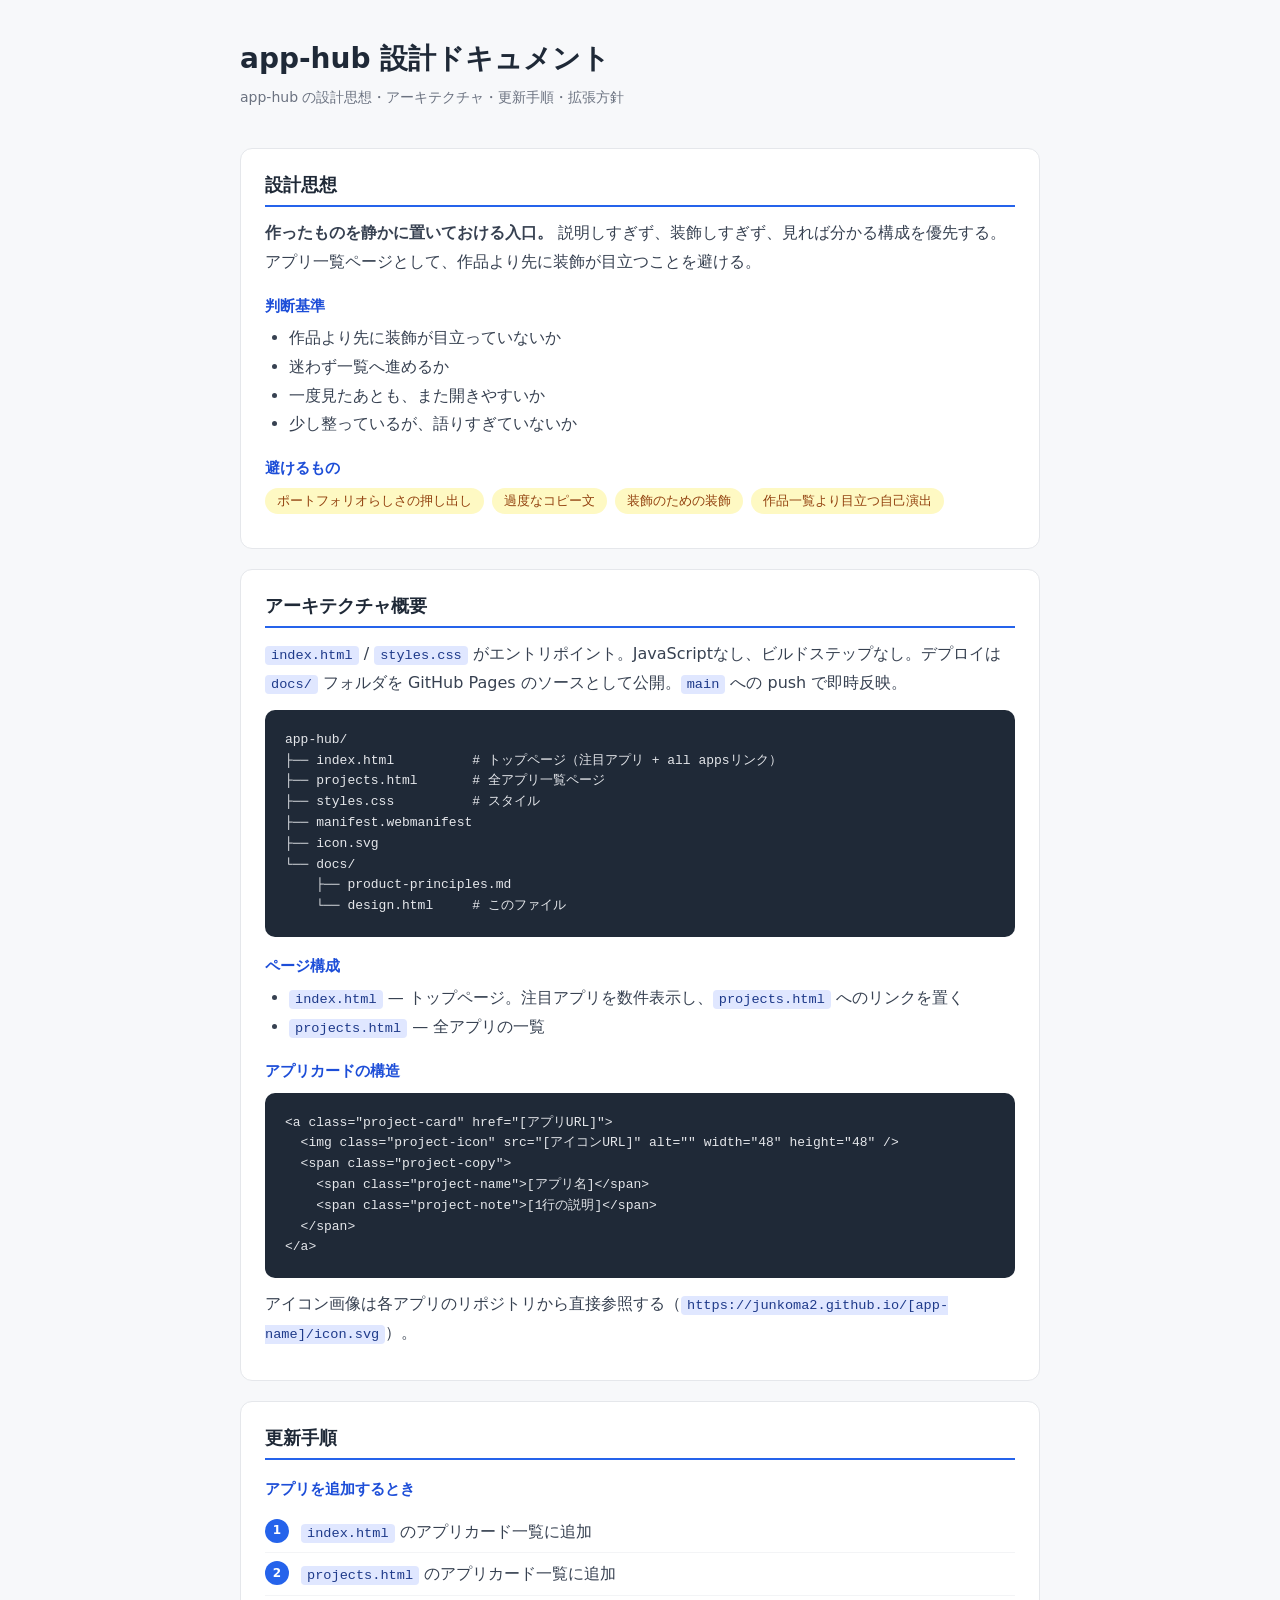
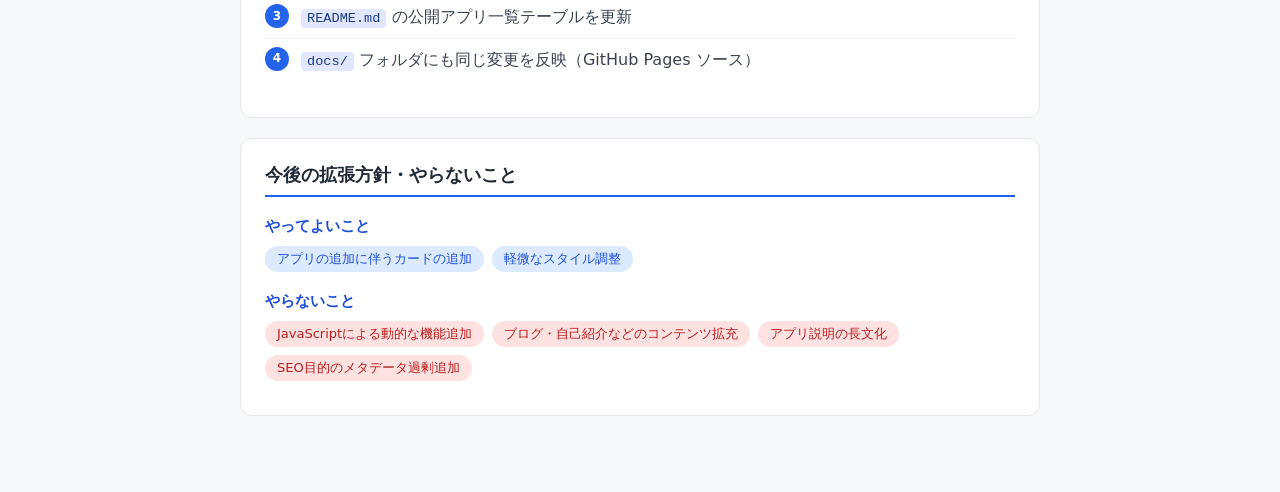
<file: docs/design.html>
<!DOCTYPE html>
<html lang="ja">
<head>
  <meta charset="UTF-8">
  <meta name="viewport" content="width=device-width, initial-scale=1.0">
  <title>app-hub 設計ドキュメント</title>
  <style>
    :root {
      font-family: "Hiragino Kaku Gothic ProN", "Yu Gothic", "Noto Sans JP", system-ui, sans-serif;
      color: #1f2937;
      background: #f7f8fa;
    }
    * { box-sizing: border-box; }
    body {
      margin: 0;
      padding: 40px 20px;
      background: #f7f8fa;
    }
    .doc-shell {
      max-width: 800px;
      margin: 0 auto;
    }
    h1 {
      font-size: 28px;
      font-weight: 700;
      margin: 0 0 8px;
      color: #1f2937;
      letter-spacing: 0;
    }
    .doc-subtitle {
      font-size: 14px;
      color: #6b7280;
      margin: 0 0 40px;
      line-height: 1.6;
    }
    h2 {
      font-size: 18px;
      font-weight: 700;
      margin: 0 0 12px;
      padding-bottom: 8px;
      border-bottom: 2px solid #2563eb;
      color: #1f2937;
    }
    h3 {
      font-size: 15px;
      font-weight: 600;
      margin: 20px 0 8px;
      color: #1d4ed8;
    }
    p {
      line-height: 1.8;
      margin: 8px 0;
      color: #374151;
    }
    ul, ol {
      padding-left: 1.5em;
      margin: 8px 0;
      line-height: 1.8;
      color: #374151;
    }
    code {
      font-family: "SFMono-Regular", Consolas, "Liberation Mono", Menlo, monospace;
      font-size: 0.85em;
      background: #e0e7ff;
      padding: 2px 6px;
      border-radius: 4px;
      color: #1e3a8a;
    }
    pre {
      background: #1f2937;
      color: #e5e7eb;
      padding: 20px;
      border-radius: 10px;
      overflow-x: auto;
      font-size: 13px;
      line-height: 1.6;
      margin: 12px 0;
    }
    pre code {
      background: none;
      padding: 0;
      color: inherit;
      font-size: inherit;
    }
    table {
      width: 100%;
      border-collapse: collapse;
      margin: 12px 0;
      font-size: 14px;
    }
    th {
      background: #e0e7ff;
      padding: 10px 14px;
      text-align: left;
      font-weight: 600;
      color: #1f2937;
    }
    td {
      padding: 10px 14px;
      border-bottom: 1px solid #e5e7eb;
      color: #374151;
    }
    tr:last-child td { border-bottom: none; }
    tr:hover td { background: #eff6ff; }
    .section-card {
      background: #fff;
      border: 1px solid #e5e7eb;
      border-radius: 12px;
      padding: 24px;
      margin-bottom: 20px;
    }
    .tag-list {
      display: flex;
      flex-wrap: wrap;
      gap: 8px;
      margin: 10px 0;
    }
    .tag {
      background: #dbeafe;
      color: #1d4ed8;
      border-radius: 20px;
      padding: 4px 12px;
      font-size: 13px;
      font-weight: 500;
    }
    .tag.no {
      background: #fee2e2;
      color: #b91c1c;
    }
    .tag.avoid {
      background: #fef9c3;
      color: #92400e;
    }
    .step-list {
      counter-reset: step;
      list-style: none;
      padding: 0;
      margin: 12px 0;
    }
    .step-list li {
      counter-increment: step;
      padding: 8px 0 8px 36px;
      position: relative;
      border-bottom: 1px solid #f3f4f6;
      color: #374151;
      line-height: 1.6;
    }
    .step-list li::before {
      content: counter(step);
      position: absolute;
      left: 0;
      top: 8px;
      width: 24px;
      height: 24px;
      background: #2563eb;
      color: #fff;
      border-radius: 50%;
      font-size: 12px;
      font-weight: 700;
      display: flex;
      align-items: center;
      justify-content: center;
    }
    .step-list li:last-child { border-bottom: none; }
  </style>
</head>
<body>
  <div class="doc-shell">
    <h1>app-hub 設計ドキュメント</h1>
    <p class="doc-subtitle">app-hub の設計思想・アーキテクチャ・更新手順・拡張方針</p>

    <div class="section-card">
      <h2>設計思想</h2>
      <p><strong>作ったものを静かに置いておける入口。</strong> 説明しすぎず、装飾しすぎず、見れば分かる構成を優先する。アプリ一覧ページとして、作品より先に装飾が目立つことを避ける。</p>
      <h3>判断基準</h3>
      <ul>
        <li>作品より先に装飾が目立っていないか</li>
        <li>迷わず一覧へ進めるか</li>
        <li>一度見たあとも、また開きやすいか</li>
        <li>少し整っているが、語りすぎていないか</li>
      </ul>
      <h3>避けるもの</h3>
      <div class="tag-list">
        <span class="tag avoid">ポートフォリオらしさの押し出し</span>
        <span class="tag avoid">過度なコピー文</span>
        <span class="tag avoid">装飾のための装飾</span>
        <span class="tag avoid">作品一覧より目立つ自己演出</span>
      </div>
    </div>

    <div class="section-card">
      <h2>アーキテクチャ概要</h2>
      <p><code>index.html</code> / <code>styles.css</code> がエントリポイント。JavaScriptなし、ビルドステップなし。デプロイは <code>docs/</code> フォルダを GitHub Pages のソースとして公開。<code>main</code> への push で即時反映。</p>
      <pre><code>app-hub/
├── index.html          # トップページ（注目アプリ + all appsリンク）
├── projects.html       # 全アプリ一覧ページ
├── styles.css          # スタイル
├── manifest.webmanifest
├── icon.svg
└── docs/
    ├── product-principles.md
    └── design.html     # このファイル</code></pre>
      <h3>ページ構成</h3>
      <ul>
        <li><code>index.html</code> — トップページ。注目アプリを数件表示し、<code>projects.html</code> へのリンクを置く</li>
        <li><code>projects.html</code> — 全アプリの一覧</li>
      </ul>
      <h3>アプリカードの構造</h3>
      <pre><code>&lt;a class="project-card" href="[アプリURL]"&gt;
  &lt;img class="project-icon" src="[アイコンURL]" alt="" width="48" height="48" /&gt;
  &lt;span class="project-copy"&gt;
    &lt;span class="project-name"&gt;[アプリ名]&lt;/span&gt;
    &lt;span class="project-note"&gt;[1行の説明]&lt;/span&gt;
  &lt;/span&gt;
&lt;/a&gt;</code></pre>
      <p>アイコン画像は各アプリのリポジトリから直接参照する（<code>https://junkoma2.github.io/[app-name]/icon.svg</code>）。</p>
    </div>

    <div class="section-card">
      <h2>更新手順</h2>
      <h3>アプリを追加するとき</h3>
      <ol class="step-list">
        <li><code>index.html</code> のアプリカード一覧に追加</li>
        <li><code>projects.html</code> のアプリカード一覧に追加</li>
        <li><code>README.md</code> の公開アプリ一覧テーブルを更新</li>
        <li><code>docs/</code> フォルダにも同じ変更を反映（GitHub Pages ソース）</li>
      </ol>
    </div>

    <div class="section-card">
      <h2>今後の拡張方針・やらないこと</h2>
      <h3>やってよいこと</h3>
      <div class="tag-list">
        <span class="tag">アプリの追加に伴うカードの追加</span>
        <span class="tag">軽微なスタイル調整</span>
      </div>
      <h3>やらないこと</h3>
      <div class="tag-list">
        <span class="tag no">JavaScriptによる動的な機能追加</span>
        <span class="tag no">ブログ・自己紹介などのコンテンツ拡充</span>
        <span class="tag no">アプリ説明の長文化</span>
        <span class="tag no">SEO目的のメタデータ過剰追加</span>
      </div>
    </div>
  </div>
</body>
</html>
</file>
